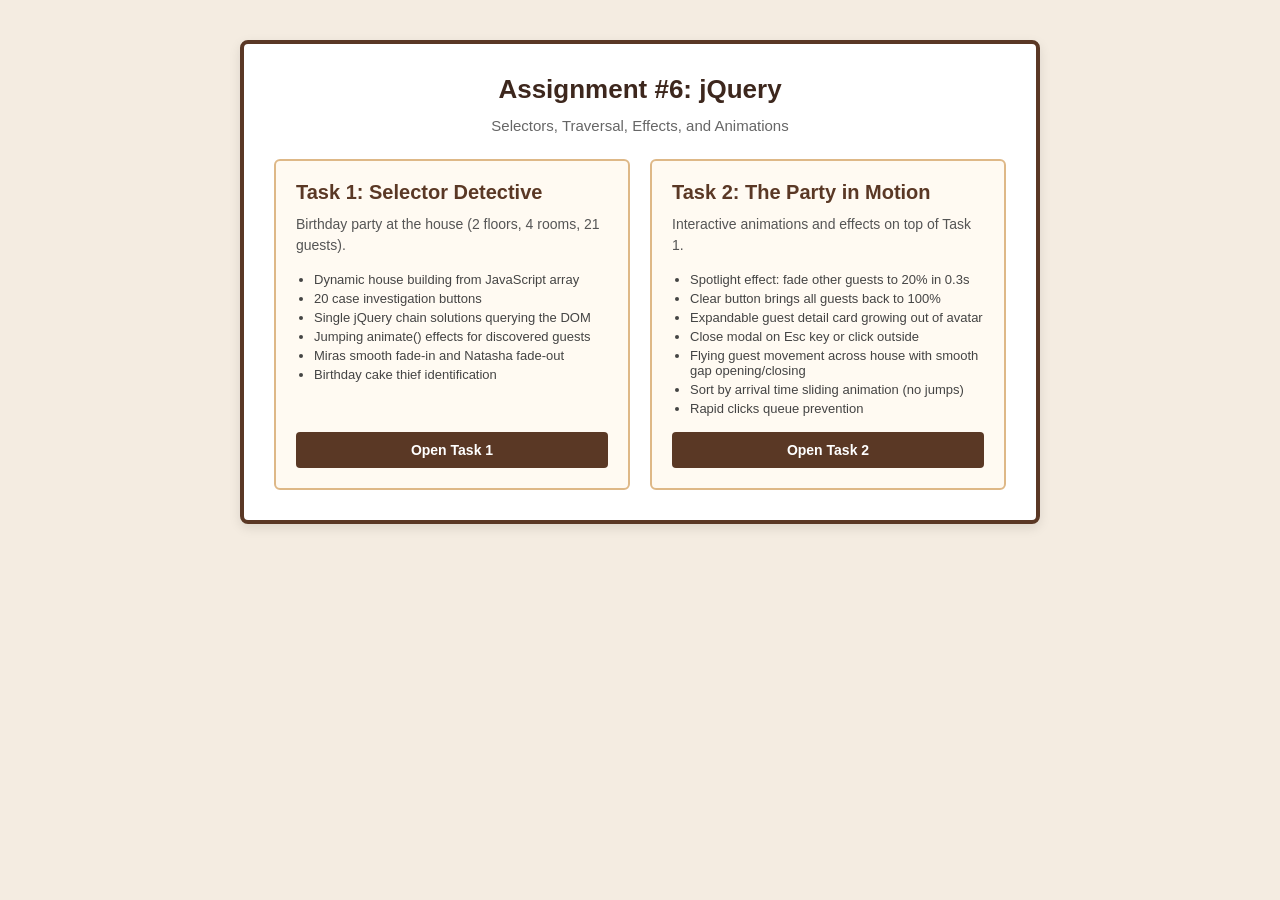
<file: index.html>
<!DOCTYPE html>
<html lang="en">
<head>
  <meta charset="UTF-8">
  <title>Assignment #6: jQuery (Selectors, Effects, Animations)</title>
  <style>
    * {
      box-sizing: border-box;
      margin: 0;
      padding: 0;
    }
    body {
      font-family: Arial, sans-serif;
      background-color: #f4ece1;
      color: #333333;
      padding: 40px 20px;
      display: flex;
      flex-direction: column;
      align-items: center;
    }
    .container {
      max-width: 800px;
      width: 100%;
      background: #ffffff;
      border: 4px solid #5a3825;
      border-radius: 8px;
      padding: 30px;
      box-shadow: 0 4px 12px rgba(0, 0, 0, 0.1);
    }
    h1 {
      font-size: 26px;
      color: #3d271d;
      margin-bottom: 12px;
      text-align: center;
    }
    p.subtitle {
      font-size: 15px;
      color: #666666;
      text-align: center;
      margin-bottom: 25px;
    }
    .cards-grid {
      display: grid;
      grid-template-columns: 1fr 1fr;
      gap: 20px;
      margin-top: 20px;
    }
    .card {
      border: 2px solid #deb887;
      border-radius: 6px;
      padding: 20px;
      background-color: #fffaf2;
      display: flex;
      flex-direction: column;
      justify-content: space-between;
    }
    .card h2 {
      font-size: 20px;
      color: #5a3825;
      margin-bottom: 10px;
    }
    .card p {
      font-size: 14px;
      color: #555555;
      line-height: 1.5;
      margin-bottom: 16px;
    }
    .card ul {
      margin-left: 18px;
      margin-bottom: 16px;
      font-size: 13px;
      color: #444444;
    }
    .card li {
      margin-bottom: 4px;
    }
    .btn-launch {
      display: block;
      text-align: center;
      text-decoration: none;
      background-color: #5a3825;
      color: #ffffff;
      padding: 10px 16px;
      border-radius: 4px;
      font-weight: bold;
      font-size: 14px;
    }
    .btn-launch:hover {
      background-color: #3d271d;
    }
  </style>
</head>
<body>

  <div class="container">
    <h1>Assignment #6: jQuery</h1>
    <p class="subtitle">Selectors, Traversal, Effects, and Animations</p>

    <div class="cards-grid">
      <div class="card">
        <div>
          <h2>Task 1: Selector Detective</h2>
          <p>Birthday party at the house (2 floors, 4 rooms, 21 guests).</p>
          <ul>
            <li>Dynamic house building from JavaScript array</li>
            <li>20 case investigation buttons</li>
            <li>Single jQuery chain solutions querying the DOM</li>
            <li>Jumping animate() effects for discovered guests</li>
            <li>Miras smooth fade-in and Natasha fade-out</li>
            <li>Birthday cake thief identification</li>
          </ul>
        </div>
        <a class="btn-launch" href="task1/index.html">Open Task 1</a>
      </div>

      <div class="card">
        <div>
          <h2>Task 2: The Party in Motion</h2>
          <p>Interactive animations and effects on top of Task 1.</p>
          <ul>
            <li>Spotlight effect: fade other guests to 20% in 0.3s</li>
            <li>Clear button brings all guests back to 100%</li>
            <li>Expandable guest detail card growing out of avatar</li>
            <li>Close modal on Esc key or click outside</li>
            <li>Flying guest movement across house with smooth gap opening/closing</li>
            <li>Sort by arrival time sliding animation (no jumps)</li>
            <li>Rapid clicks queue prevention</li>
          </ul>
        </div>
        <a class="btn-launch" href="task2/index.html">Open Task 2</a>
      </div>
    </div>
  </div>

</body>
</html>
</file>
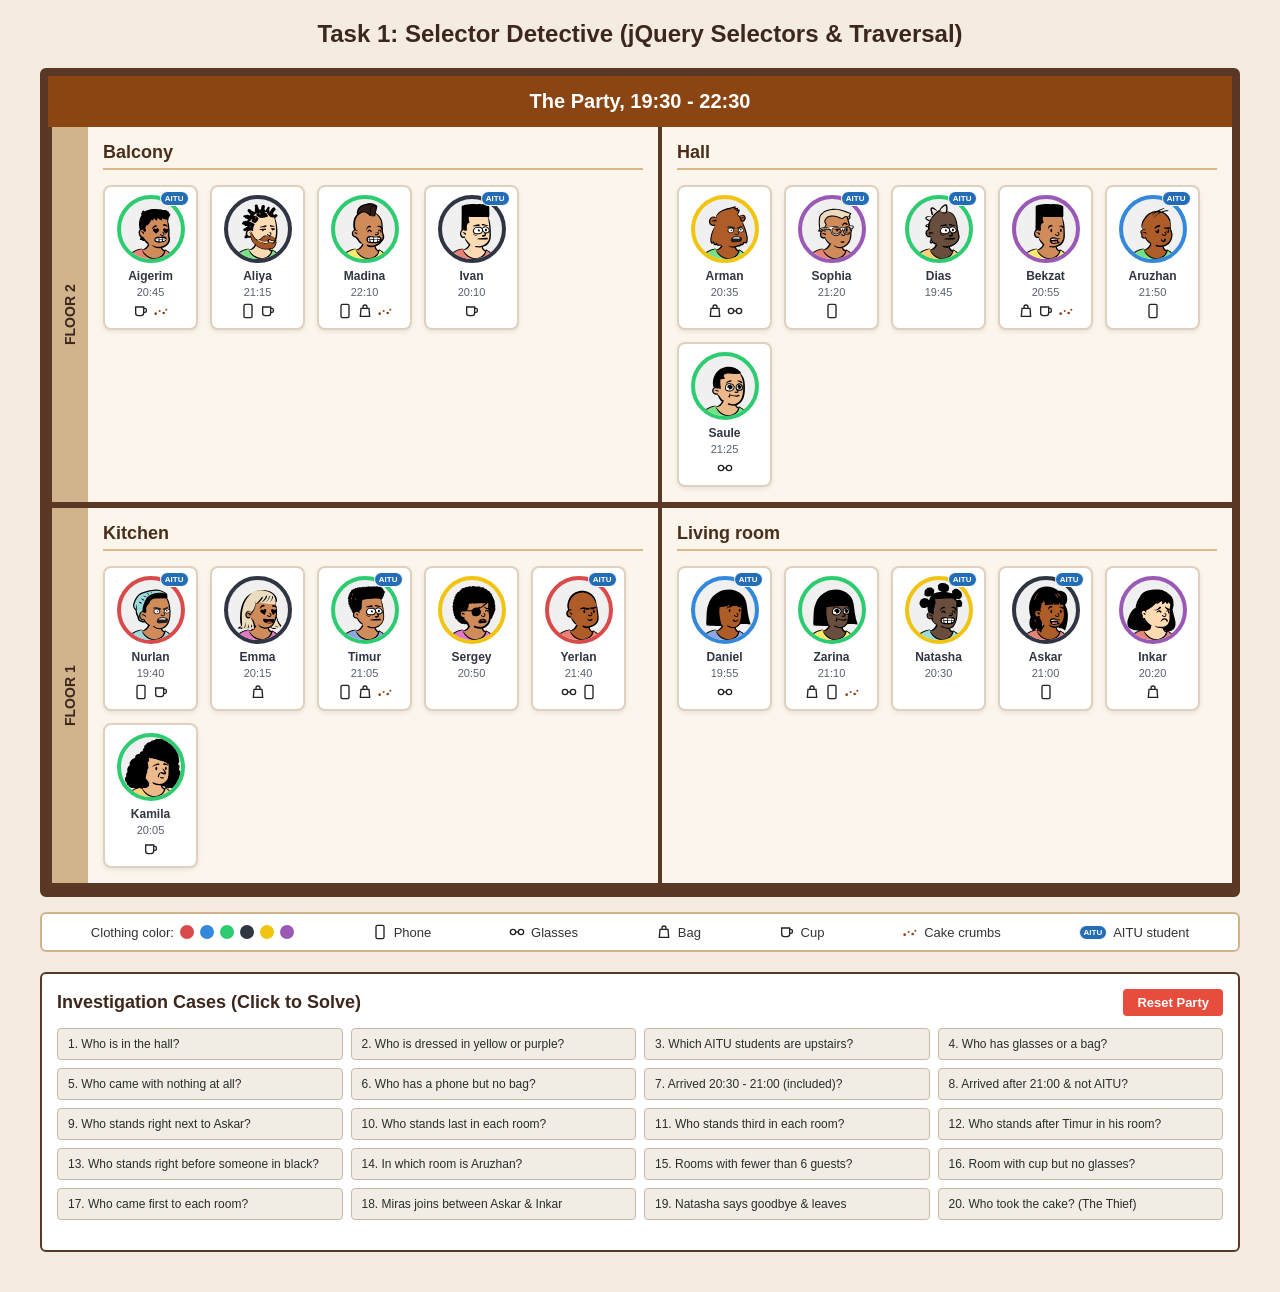
<file: task1/index.html>
<!DOCTYPE html>
<html lang="en">
<head>
  <meta charset="UTF-8">
  <title>Assignment 6 - Task 1: Selector Detective</title>
  <link rel="stylesheet" href="style.css">
  <script src="jquery-3.7.1.min.js"></script>
</head>
<body>

  <h1 class="page-title">Task 1: Selector Detective (jQuery Selectors &amp; Traversal)</h1>

  <div class="house">
    <div class="roof">The Party, 19:30 - 22:30</div>

    <div class="floor" id="floor-2">
      <div class="floor-label">FLOOR 2</div>
      <div class="room" id="balcony">
        <div class="room-header">Balcony</div>
        <div class="guest-list"></div>
      </div>
      <div class="room" id="hall">
        <div class="room-header">Hall</div>
        <div class="guest-list"></div>
      </div>
    </div>

    <div class="floor" id="floor-1">
      <div class="floor-label">FLOOR 1</div>
      <div class="room" id="kitchen">
        <div class="room-header">Kitchen</div>
        <div class="guest-list"></div>
      </div>
      <div class="room" id="living-room">
        <div class="room-header">Living room</div>
        <div class="guest-list"></div>
      </div>
    </div>
  </div>

  <div class="legend">
    <div class="legend-group">
      <span>Clothing color:</span>
      <span class="color-dot dot-red"></span>
      <span class="color-dot dot-blue"></span>
      <span class="color-dot dot-green"></span>
      <span class="color-dot dot-black"></span>
      <span class="color-dot dot-yellow"></span>
      <span class="color-dot dot-purple"></span>
    </div>
    <div class="legend-group">
      <svg class="thing-icon" viewBox="0 0 24 24" fill="none" stroke="#222" stroke-width="2"><rect x="6" y="2" width="12" height="20" rx="2" ry="2"/><line x1="12" y1="18" x2="12" y2="18"/></svg>
      <span>Phone</span>
    </div>
    <div class="legend-group">
      <svg class="thing-icon" viewBox="0 0 24 24" fill="none" stroke="#222" stroke-width="2"><circle cx="6" cy="12" r="4"/><circle cx="18" cy="12" r="4"/><line x1="10" y1="12" x2="14" y2="12"/></svg>
      <span>Glasses</span>
    </div>
    <div class="legend-group">
      <svg class="thing-icon" viewBox="0 0 24 24" fill="none" stroke="#222" stroke-width="2"><path d="M6 8h12l1 12H5L6 8z"/><path d="M9 8V6a3 3 0 0 1 6 0v2"/></svg>
      <span>Bag</span>
    </div>
    <div class="legend-group">
      <svg class="thing-icon" viewBox="0 0 24 24" fill="none" stroke="#222" stroke-width="2"><path d="M4 6h12v9a4 4 0 0 1-4 4H8a4 4 0 0 1-4-4V6z"/><path d="M16 8h2a2 2 0 0 1 2 2v2a2 2 0 0 1-2 2h-2"/></svg>
      <span>Cup</span>
    </div>
    <div class="legend-group">
      <svg class="thing-icon" viewBox="0 0 24 24" fill="#8b4513"><circle cx="4" cy="16" r="2"/><circle cx="10" cy="12" r="1.5"/><circle cx="16" cy="15" r="2"/><circle cx="20" cy="10" r="1.5"/></svg>
      <span>Cake crumbs</span>
    </div>
    <div class="legend-group">
      <span class="aitu-badge" style="position:static; display:inline-block;">AITU</span>
      <span>AITU student</span>
    </div>
  </div>

  <div class="cases-section">
    <div class="cases-header">
      <span>Investigation Cases (Click to Solve)</span>
      <button class="btn-reset" id="btn-reset">Reset Party</button>
    </div>

    <div class="cases-grid">
      <button class="case-btn" data-case="1">1. Who is in the hall?</button>
      <button class="case-btn" data-case="2">2. Who is dressed in yellow or purple?</button>
      <button class="case-btn" data-case="3">3. Which AITU students are upstairs?</button>
      <button class="case-btn" data-case="4">4. Who has glasses or a bag?</button>
      <button class="case-btn" data-case="5">5. Who came with nothing at all?</button>
      <button class="case-btn" data-case="6">6. Who has a phone but no bag?</button>
      <button class="case-btn" data-case="7">7. Arrived 20:30 - 21:00 (included)?</button>
      <button class="case-btn" data-case="8">8. Arrived after 21:00 &amp; not AITU?</button>
      <button class="case-btn" data-case="9">9. Who stands right next to Askar?</button>
      <button class="case-btn" data-case="10">10. Who stands last in each room?</button>
      <button class="case-btn" data-case="11">11. Who stands third in each room?</button>
      <button class="case-btn" data-case="12">12. Who stands after Timur in his room?</button>
      <button class="case-btn" data-case="13">13. Who stands right before someone in black?</button>
      <button class="case-btn" data-case="14">14. In which room is Aruzhan?</button>
      <button class="case-btn" data-case="15">15. Rooms with fewer than 6 guests?</button>
      <button class="case-btn" data-case="16">16. Room with cup but no glasses?</button>
      <button class="case-btn" data-case="17">17. Who came first to each room?</button>
      <button class="case-btn" data-case="18">18. Miras joins between Askar &amp; Inkar</button>
      <button class="case-btn" data-case="19">19. Natasha says goodbye &amp; leaves</button>
      <button class="case-btn" data-case="20">20. Who took the cake? (The Thief)</button>
    </div>

    <div class="results-panel" id="results-panel" style="display: none;">
      <div class="results-title" id="results-title"></div>
      <div class="results-chain" id="results-chain"></div>
      <div class="results-count" id="results-count"></div>
      <div class="results-names" id="results-names"></div>
    </div>
  </div>

  <script src="script.js"></script>
</body>
</html>
</file>
<file: task1/style.css>
* {
  box-sizing: border-box;
  margin: 0;
  padding: 0;
}

body {
  font-family: Arial, sans-serif;
  background-color: #f4ece1;
  color: #333333;
  padding: 20px;
}

.page-title {
  text-align: center;
  margin-bottom: 20px;
  font-size: 24px;
  color: #3d271d;
}

.house {
  max-width: 1200px;
  margin: 0 auto;
  border: 8px solid #5a3825;
  background-color: #fff9f0;
  border-radius: 6px;
}

.roof {
  background-color: #8b4513;
  color: #ffffff;
  text-align: center;
  padding: 14px;
  font-size: 20px;
  font-weight: bold;
}

.floor {
  display: flex;
  border-bottom: 6px solid #5a3825;
}

.floor-label {
  writing-mode: vertical-rl;
  transform: rotate(180deg);
  background-color: #d2b48c;
  color: #3d271d;
  font-weight: bold;
  font-size: 14px;
  padding: 10px;
  text-align: center;
  border-right: 4px solid #5a3825;
}

.room {
  flex: 1;
  padding: 15px;
  border-right: 4px solid #5a3825;
  background-color: #fbf5eb;
  min-height: 250px;
}

.room:last-child {
  border-right: none;
}

.room-header {
  font-size: 18px;
  font-weight: bold;
  color: #4a2e1b;
  margin-bottom: 15px;
  border-bottom: 2px solid #deb887;
  padding-bottom: 5px;
}

.guest-list {
  display: flex;
  flex-wrap: wrap;
  gap: 12px;
}

.guest {
  width: 95px;
  text-align: center;
  background-color: #ffffff;
  border: 2px solid #e0d0c0;
  border-radius: 8px;
  padding: 8px 4px;
  position: relative;
  box-shadow: 0 2px 4px rgba(0, 0, 0, 0.08);
}

.guest.highlight {
  border-color: #ff3838;
  box-shadow: 0 0 10px #ff3838;
  background-color: #fff2f2;
}

.room.highlight {
  background-color: #fff0d4;
  outline: 4px solid #e67e22;
}

.avatar-wrapper {
  position: relative;
  width: 68px;
  height: 68px;
  margin: 0 auto 6px auto;
}

.avatar-img {
  width: 68px;
  height: 68px;
  border-radius: 50%;
  display: block;
  background-color: #f0f0f0;
}

.color-ring-red {
  border: 4px solid #d94b4b;
}

.color-ring-blue {
  border: 4px solid #3488db;
}

.color-ring-green {
  border: 4px solid #2ecc71;
}

.color-ring-black {
  border: 4px solid #2f3542;
}

.color-ring-yellow {
  border: 4px solid #f1c40f;
}

.color-ring-purple {
  border: 4px solid #9b59b6;
}

.aitu-badge {
  position: absolute;
  top: -4px;
  right: -4px;
  background-color: #236db6;
  color: #ffffff;
  font-size: 8px;
  font-weight: bold;
  padding: 2px 4px;
  border-radius: 10px;
  border: 1px solid #ffffff;
}

.guest-name {
  font-size: 12px;
  font-weight: bold;
  color: #2f3542;
  margin-bottom: 3px;
  white-space: nowrap;
  overflow: hidden;
  text-overflow: ellipsis;
}

.guest-time {
  font-size: 11px;
  color: #57606f;
  margin-bottom: 4px;
}

.guest-things {
  display: flex;
  justify-content: center;
  align-items: center;
  gap: 4px;
  min-height: 18px;
}

.thing-icon {
  width: 16px;
  height: 16px;
  display: inline-block;
  vertical-align: middle;
}

.legend {
  max-width: 1200px;
  margin: 15px auto;
  background-color: #ffffff;
  border: 2px solid #d2b48c;
  border-radius: 6px;
  padding: 10px 15px;
  display: flex;
  flex-wrap: wrap;
  align-items: center;
  justify-content: space-around;
  font-size: 13px;
  gap: 10px;
}

.legend-group {
  display: flex;
  align-items: center;
  gap: 6px;
}

.color-dot {
  width: 14px;
  height: 14px;
  border-radius: 50%;
  display: inline-block;
}

.dot-red { background-color: #d94b4b; }
.dot-blue { background-color: #3488db; }
.dot-green { background-color: #2ecc71; }
.dot-black { background-color: #2f3542; }
.dot-yellow { background-color: #f1c40f; }
.dot-purple { background-color: #9b59b6; }

.cases-section {
  max-width: 1200px;
  margin: 20px auto;
  background-color: #ffffff;
  border: 2px solid #5a3825;
  border-radius: 6px;
  padding: 15px;
}

.cases-header {
  font-size: 18px;
  font-weight: bold;
  color: #3d271d;
  margin-bottom: 12px;
  display: flex;
  justify-content: space-between;
  align-items: center;
}

.cases-grid {
  display: grid;
  grid-template-columns: repeat(auto-fill, minmax(260px, 1fr));
  gap: 8px;
  margin-bottom: 15px;
}

.case-btn {
  background-color: #f1ede4;
  border: 1px solid #c9b8a6;
  border-radius: 4px;
  padding: 8px 10px;
  font-size: 12px;
  text-align: left;
  cursor: pointer;
  color: #2c2c2c;
}

.case-btn:hover {
  background-color: #e5dacd;
}

.case-btn.active {
  background-color: #5a3825;
  color: #ffffff;
  border-color: #3d271d;
}

.btn-reset {
  background-color: #e74c3c;
  color: #ffffff;
  border: none;
  border-radius: 4px;
  padding: 6px 14px;
  font-size: 13px;
  cursor: pointer;
  font-weight: bold;
}

.btn-reset:hover {
  background-color: #c0392b;
}

.results-panel {
  background-color: #f8f9fa;
  border: 1px solid #ced4da;
  border-radius: 4px;
  padding: 12px;
  margin-top: 10px;
}

.results-title {
  font-weight: bold;
  font-size: 15px;
  margin-bottom: 6px;
  color: #212529;
}

.results-chain {
  font-family: monospace;
  background-color: #e9ecef;
  padding: 6px 10px;
  border-radius: 4px;
  font-size: 13px;
  color: #0b5ed7;
  margin-bottom: 6px;
  word-break: break-all;
}

.results-count {
  font-size: 14px;
  color: #198754;
  font-weight: bold;
}

.results-names {
  font-size: 14px;
  color: #495057;
  margin-top: 4px;
}
</file>
